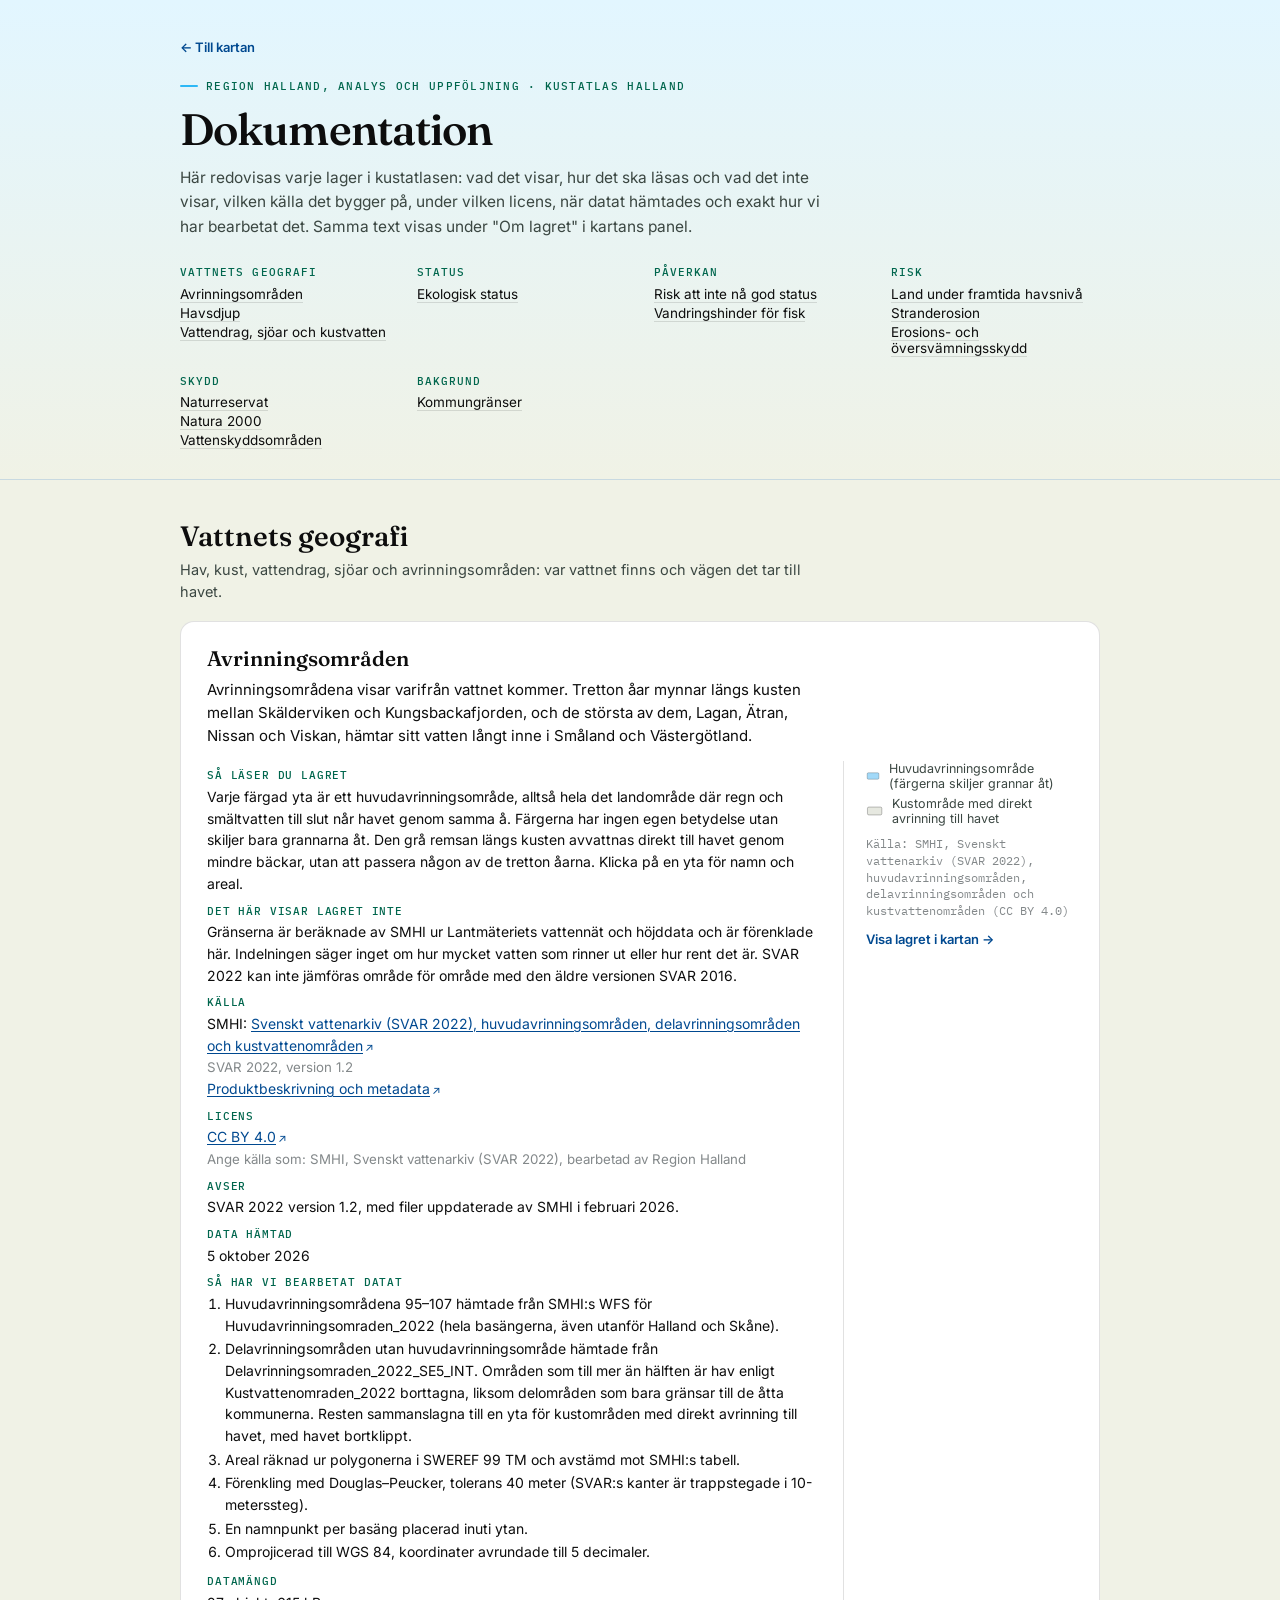
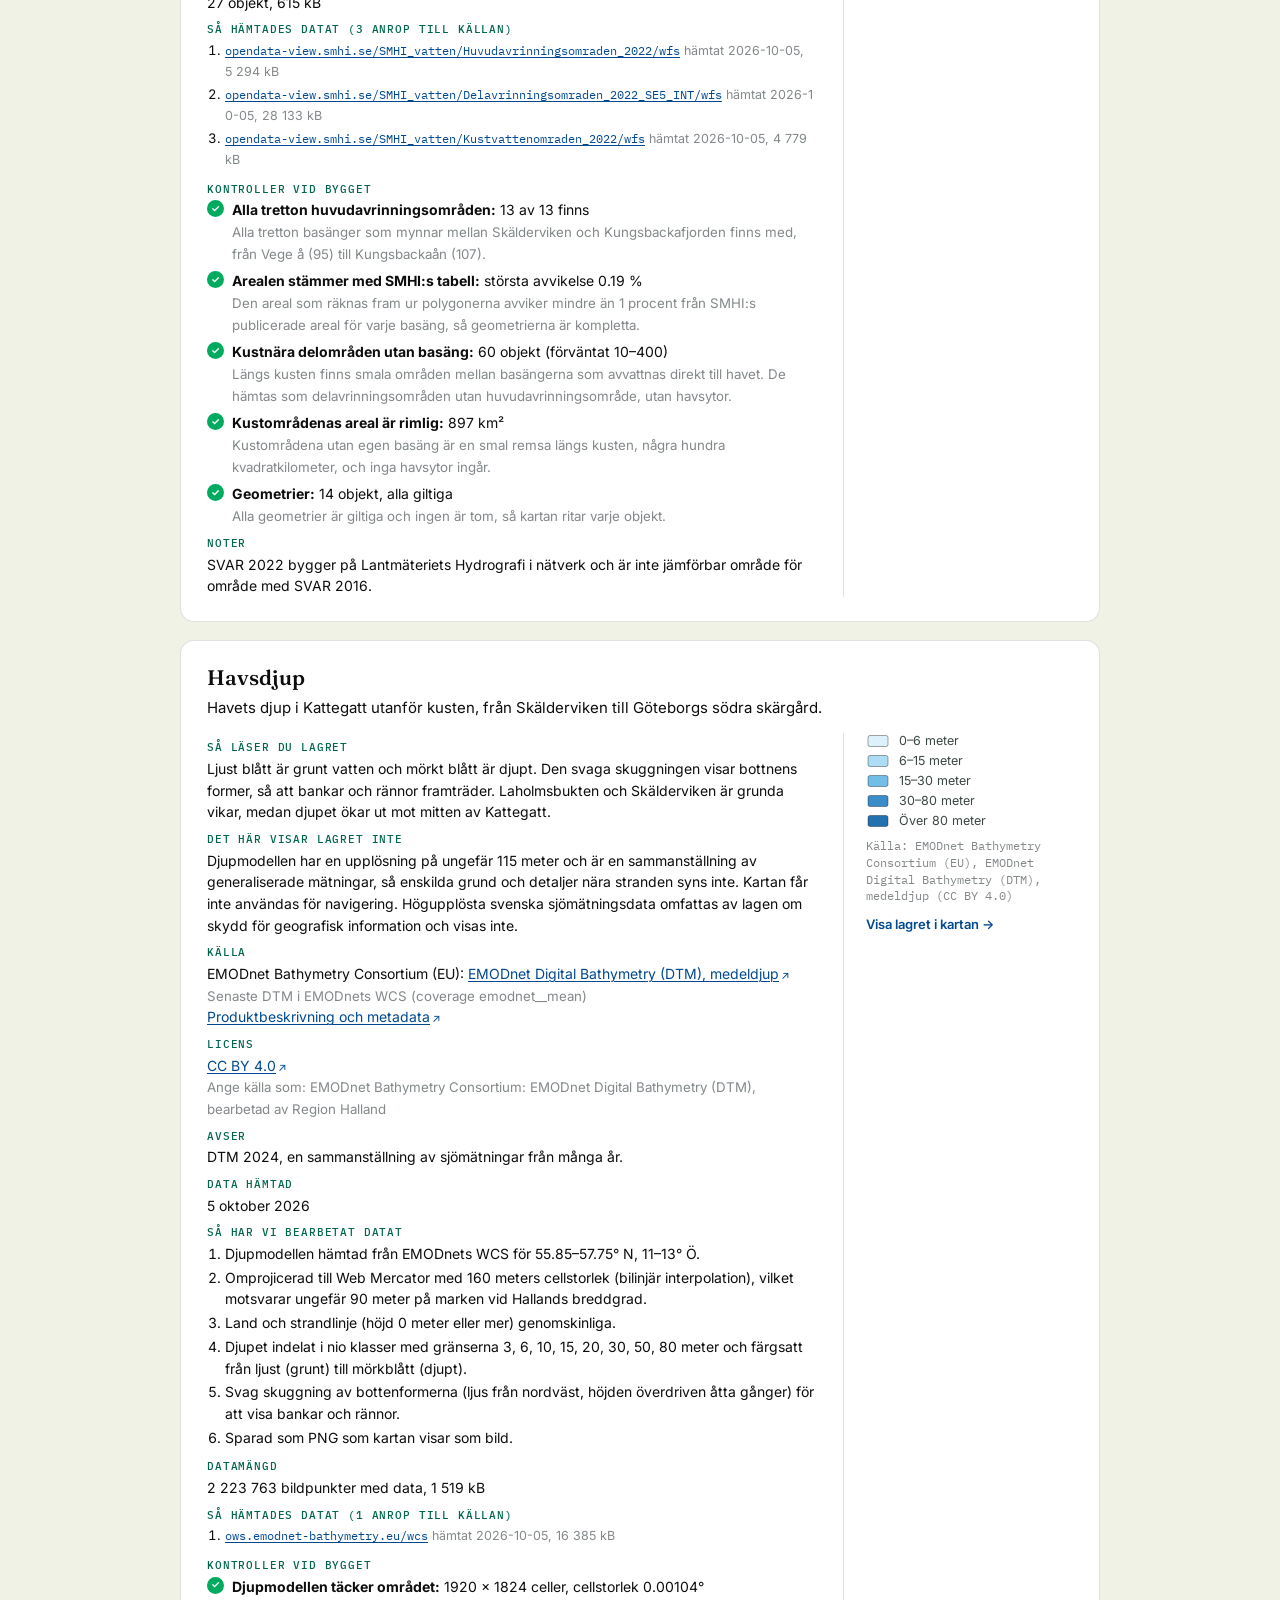
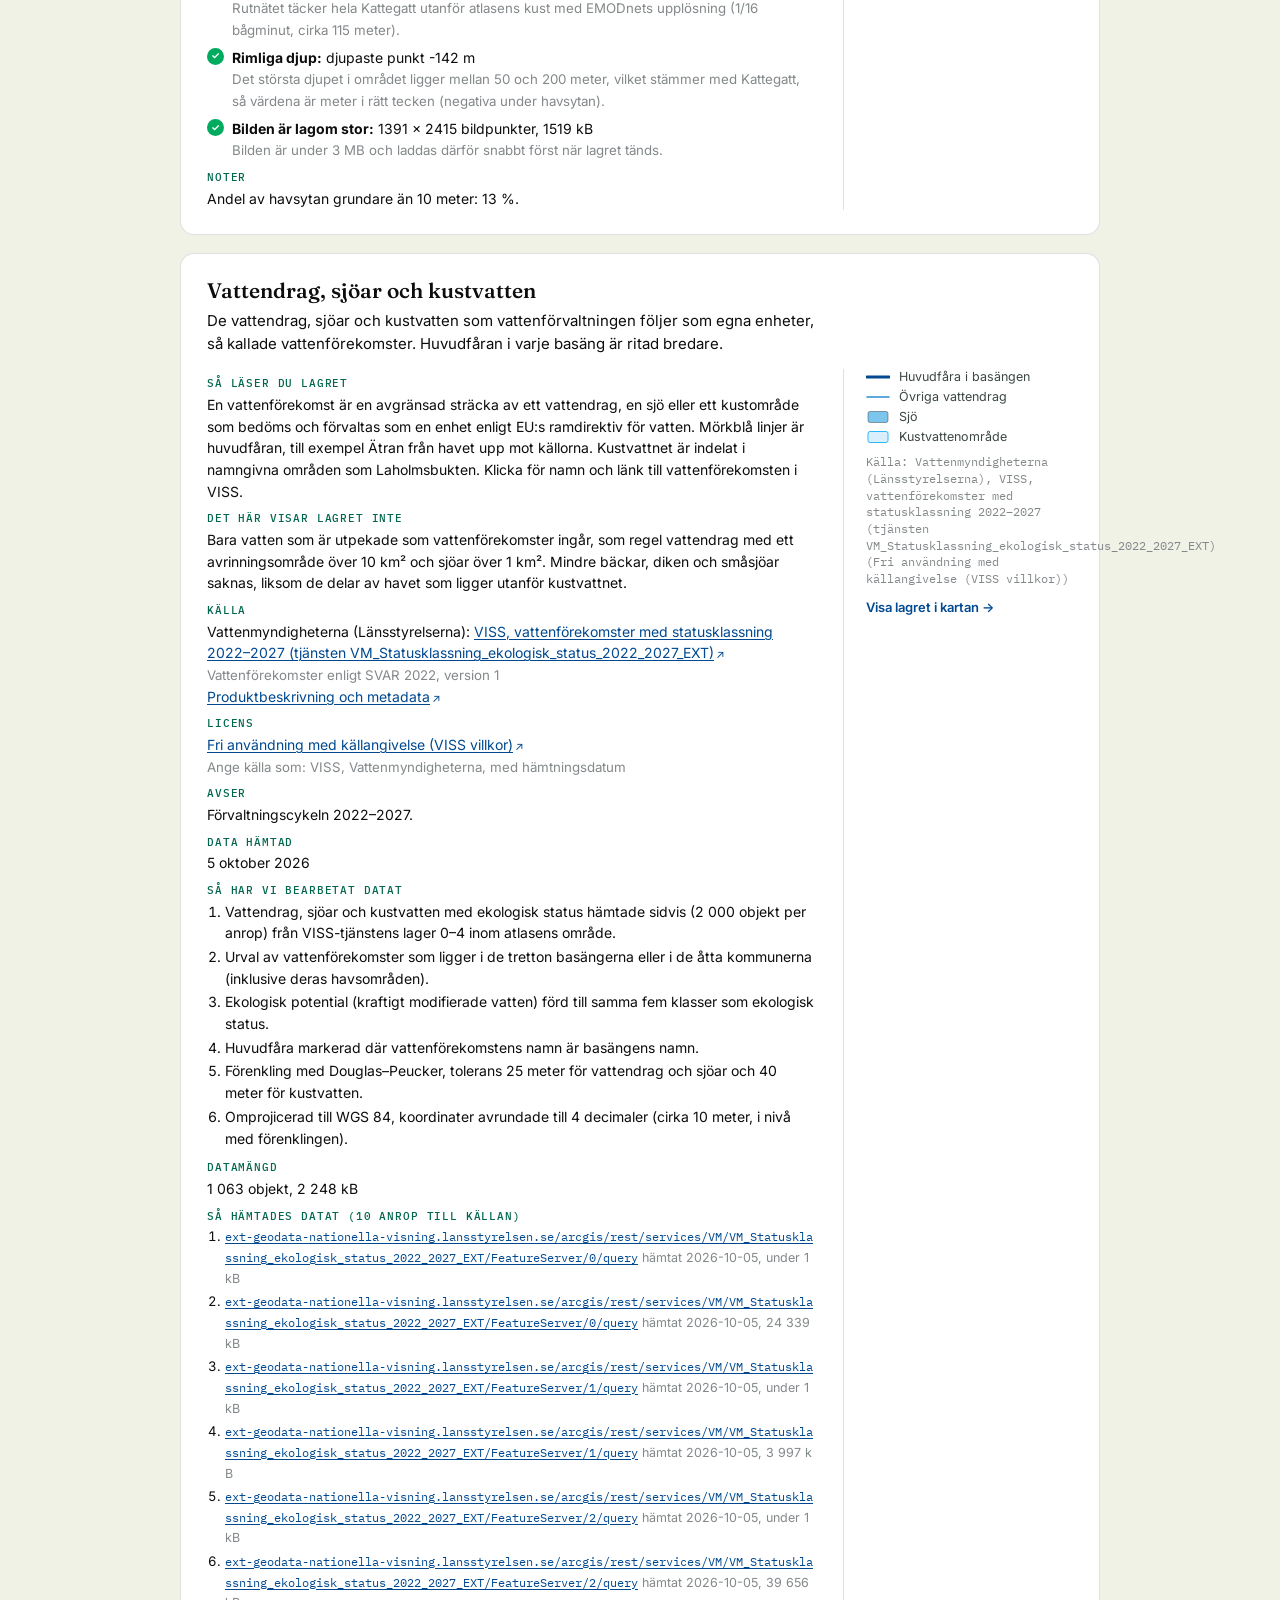
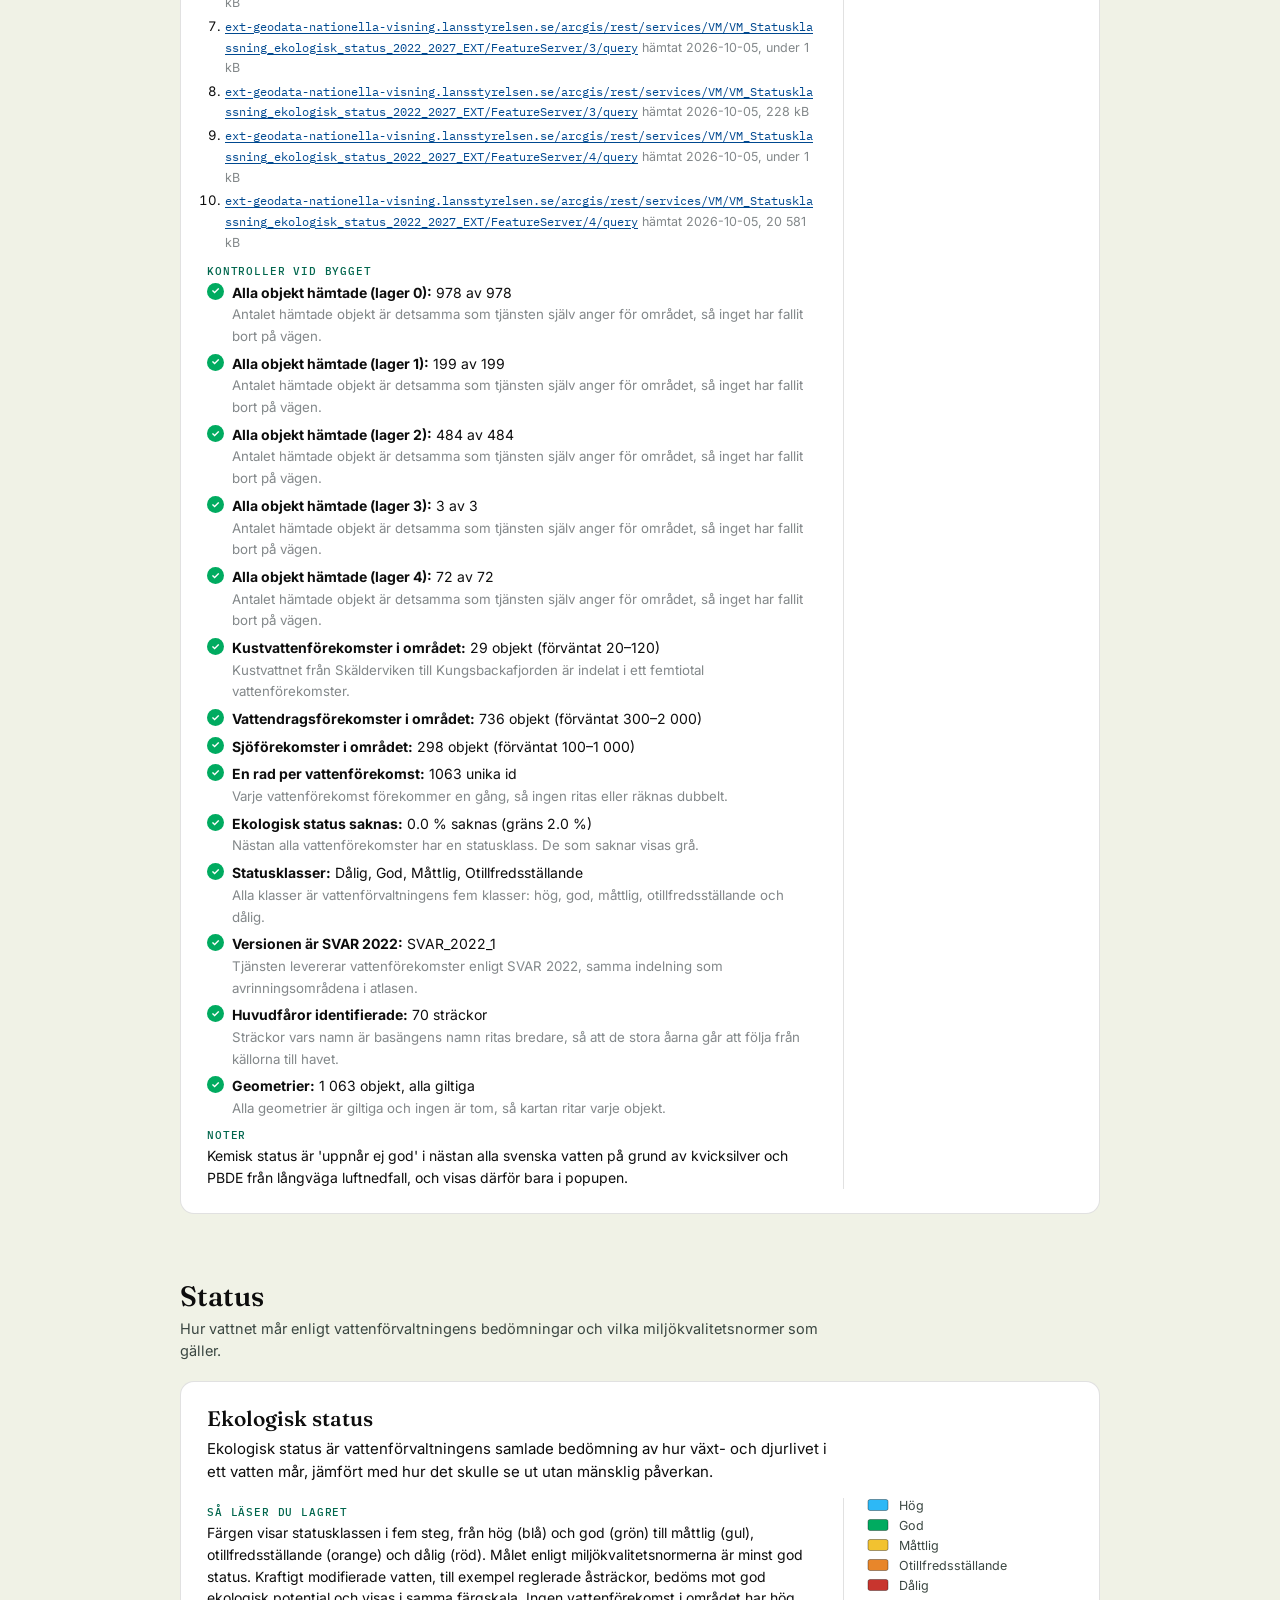
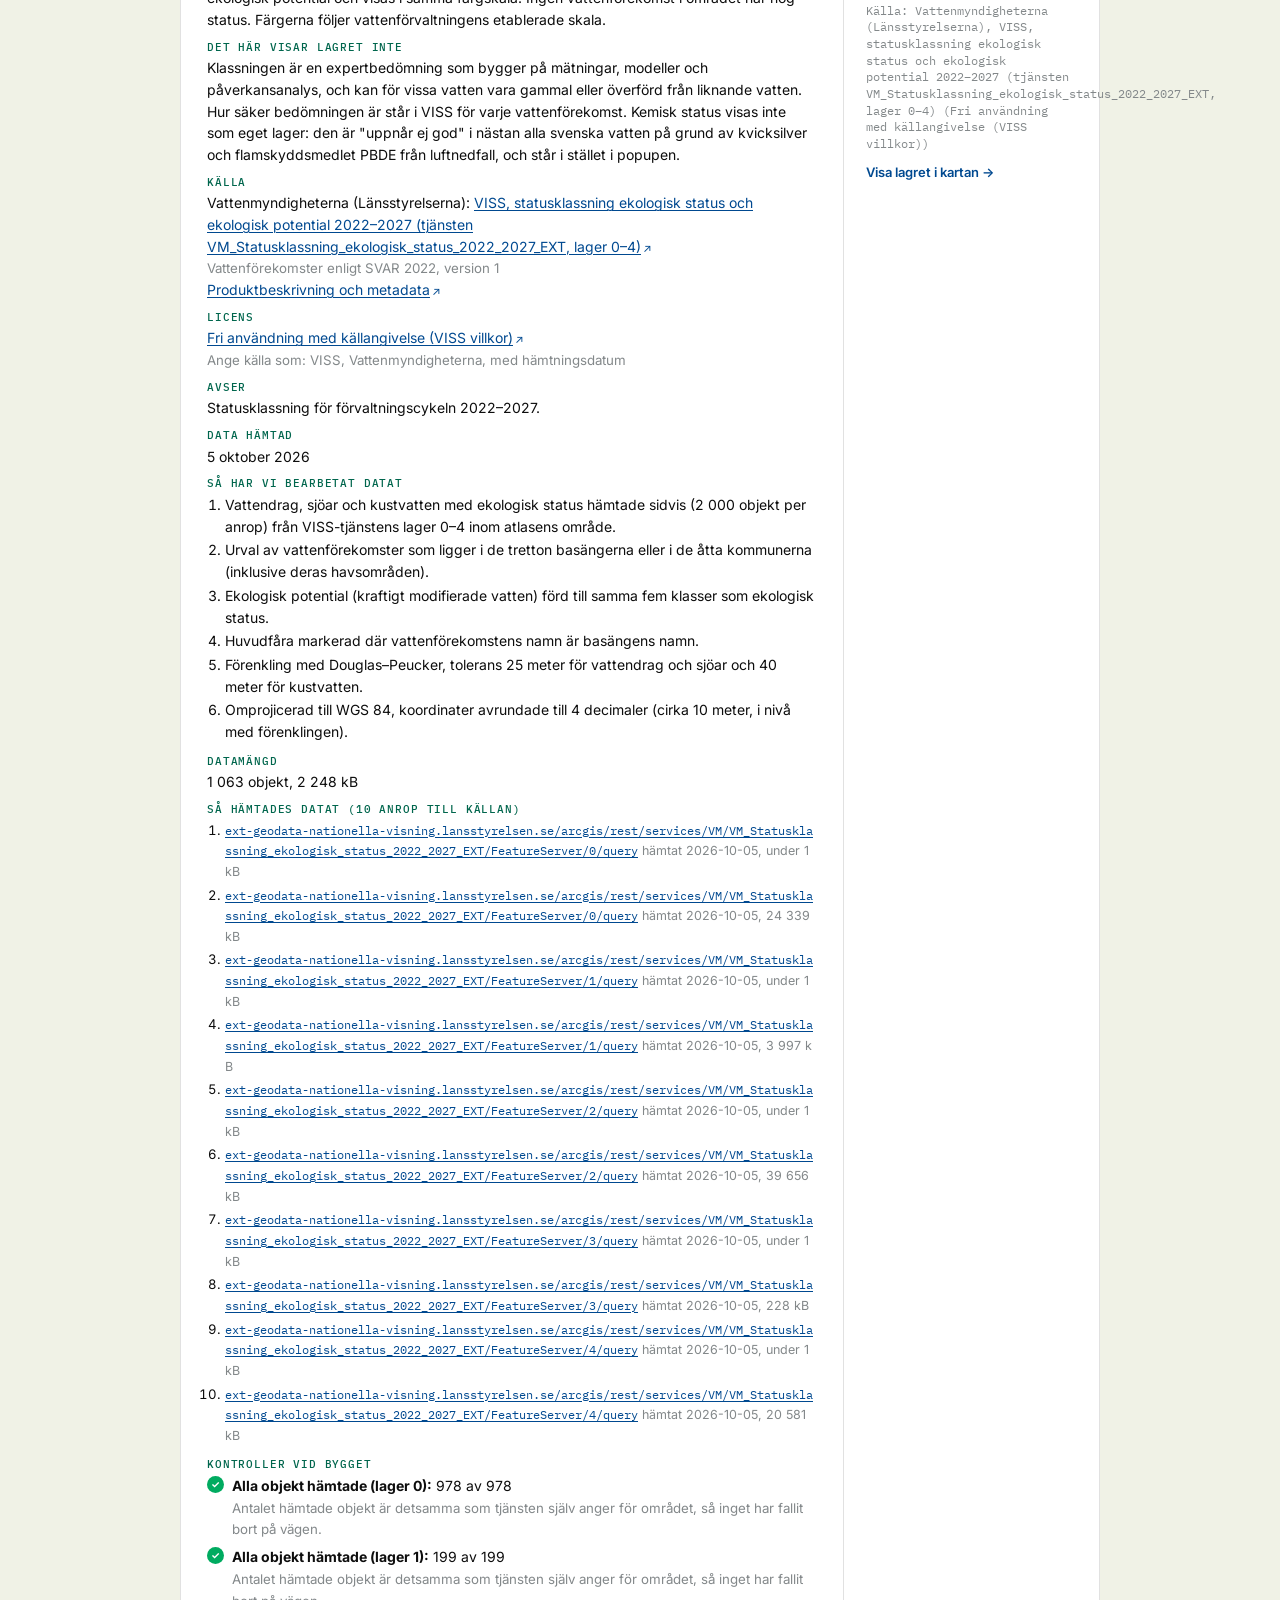
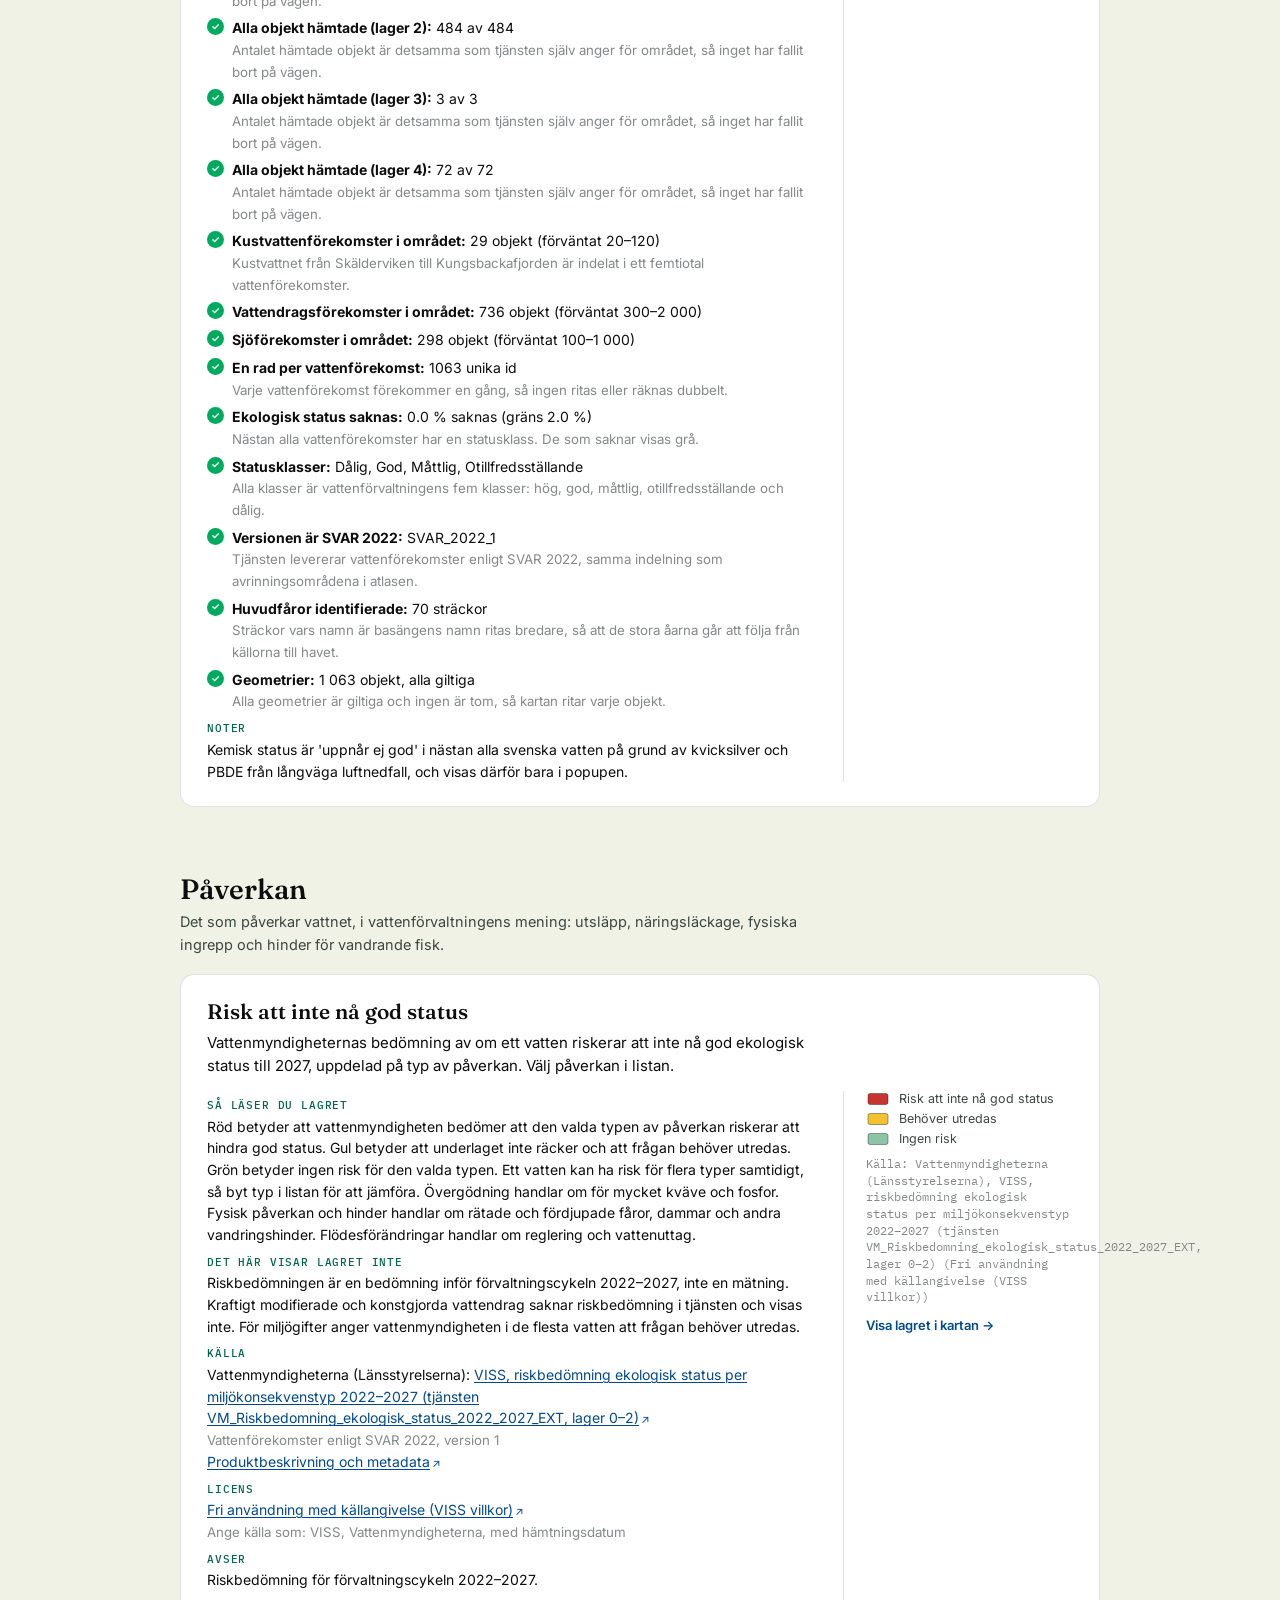
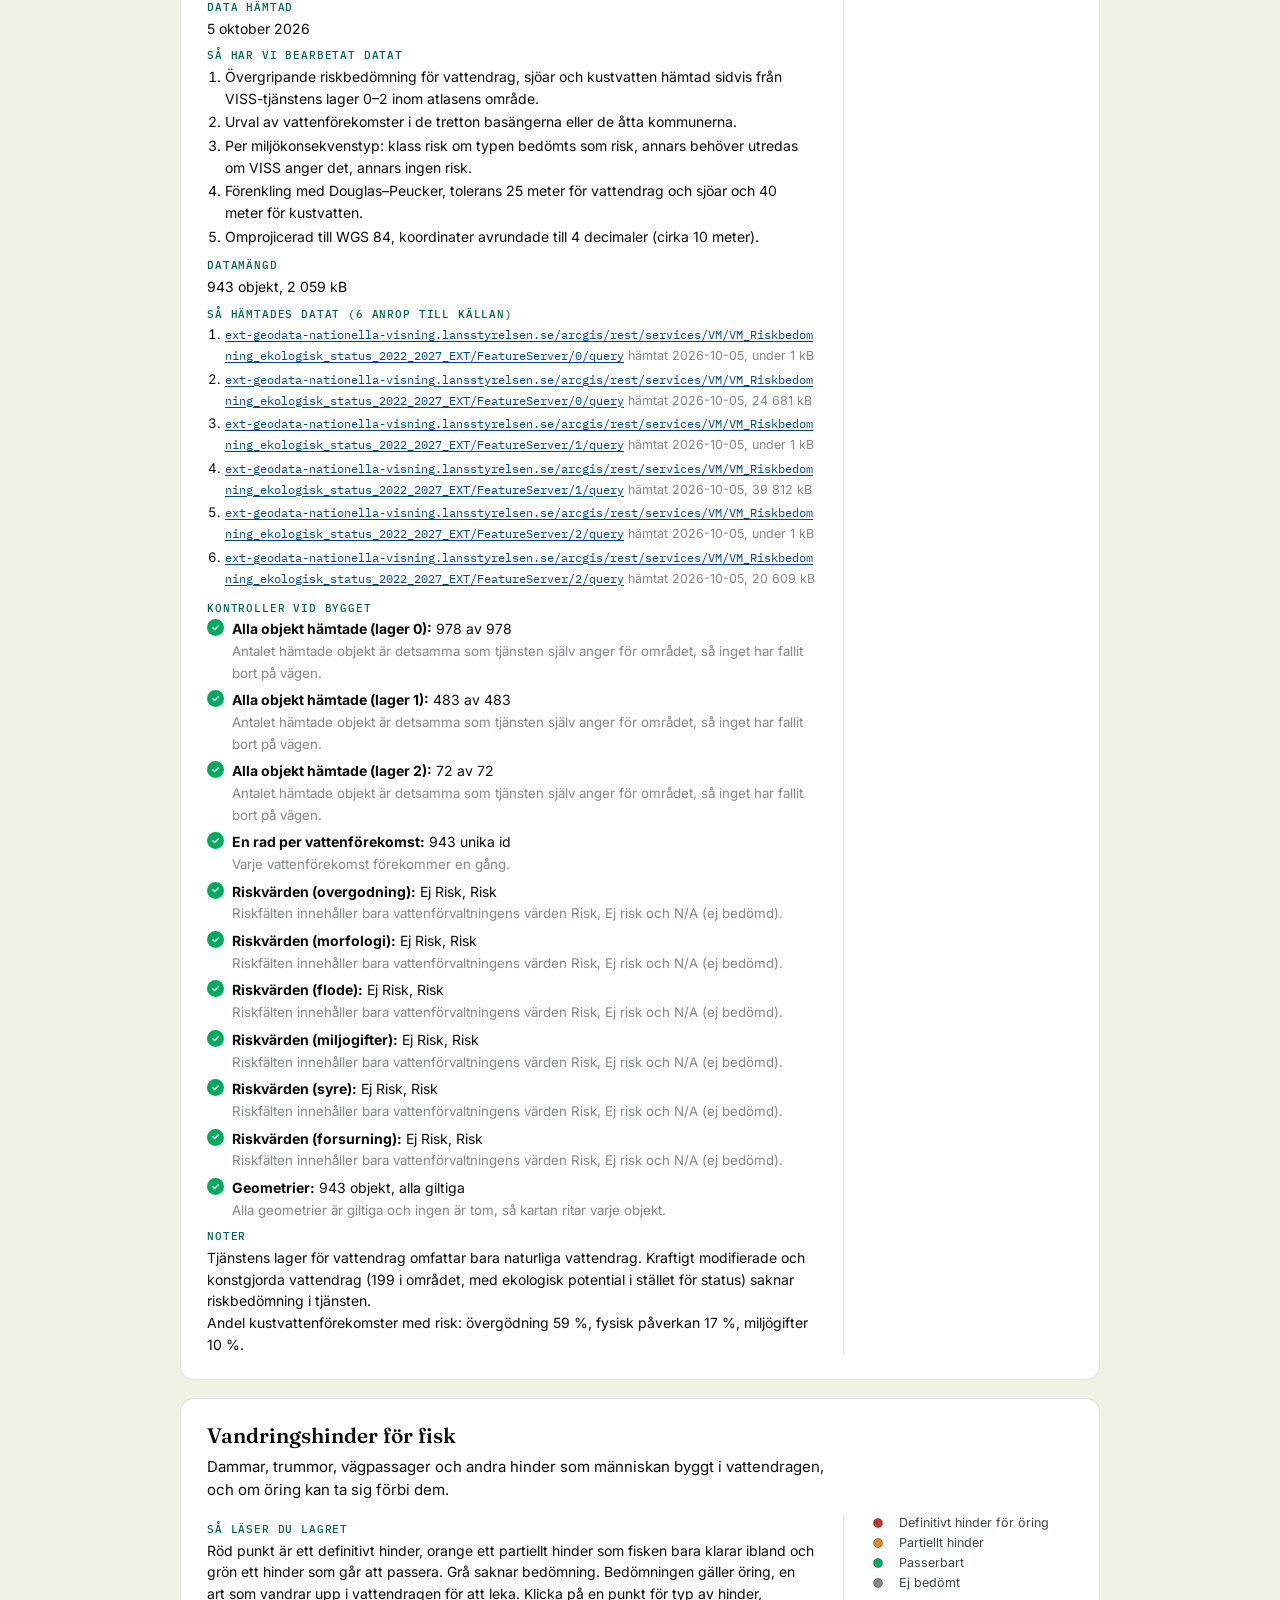
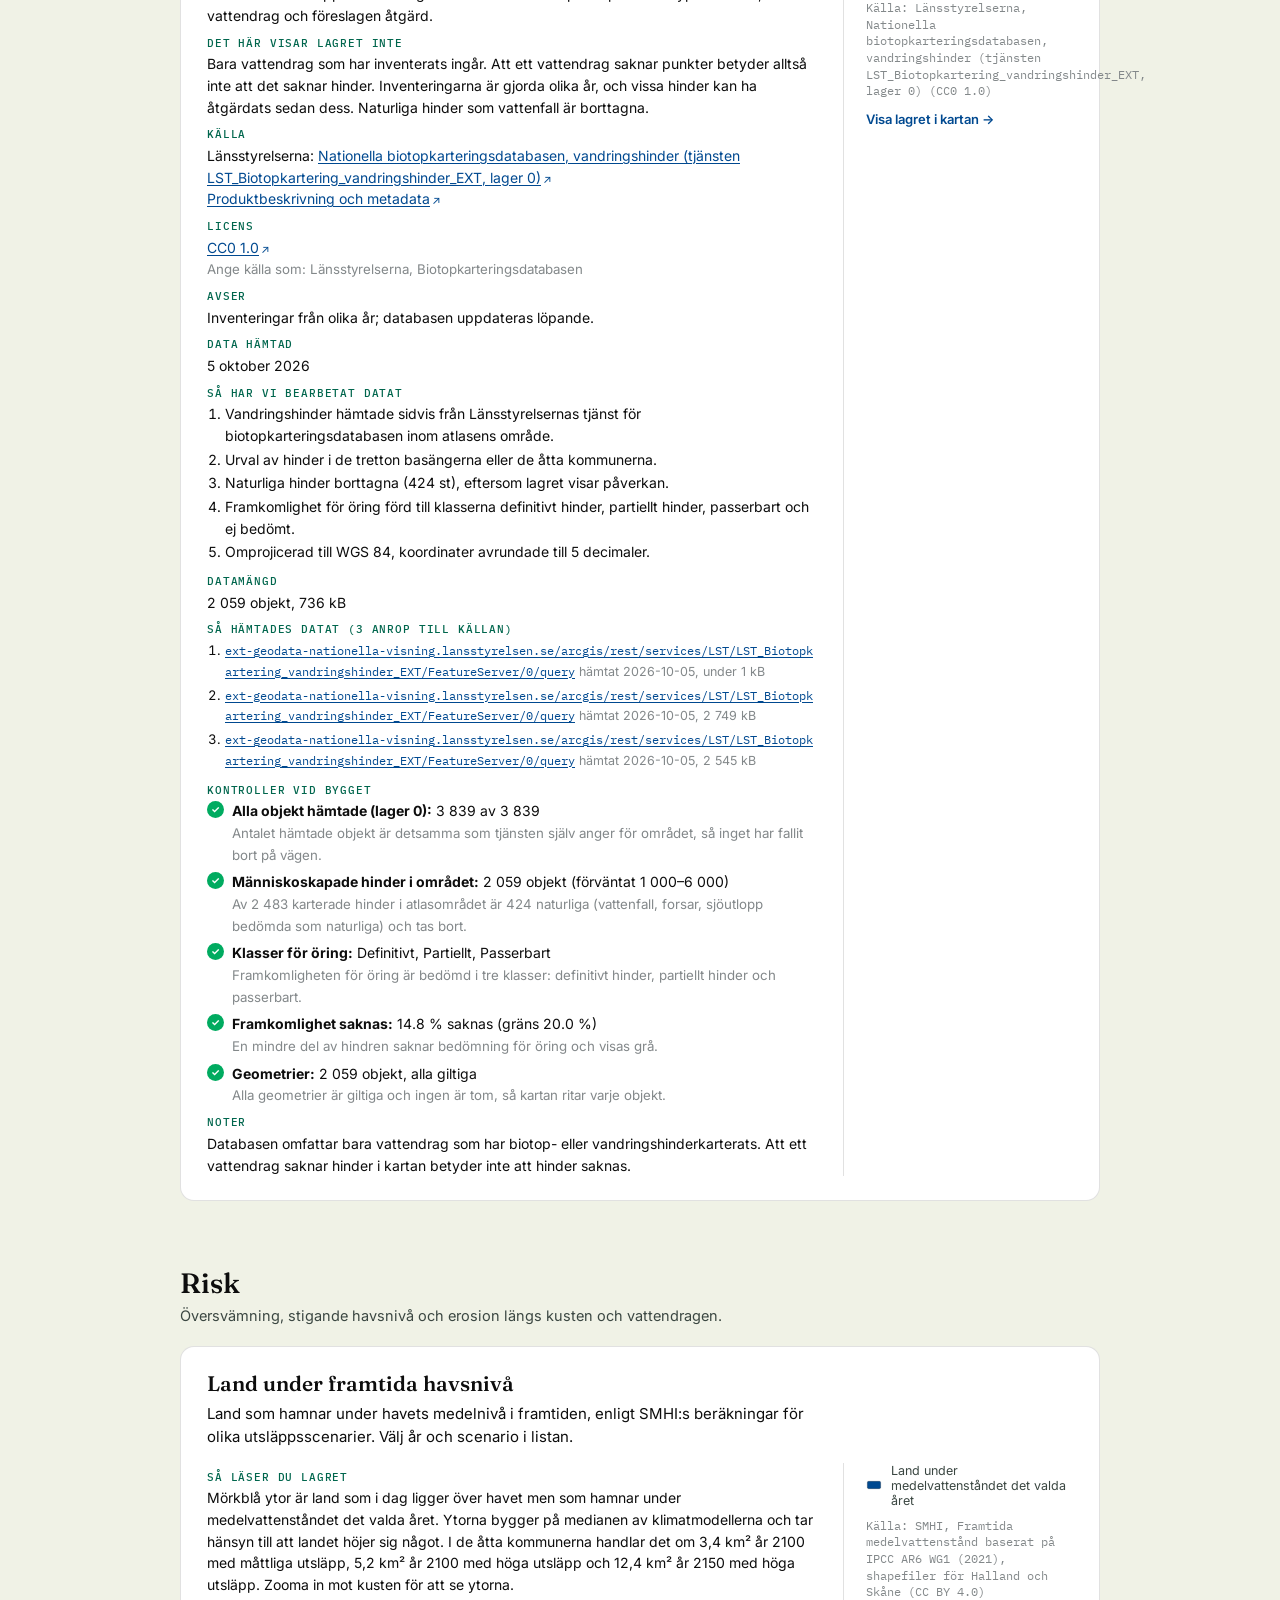
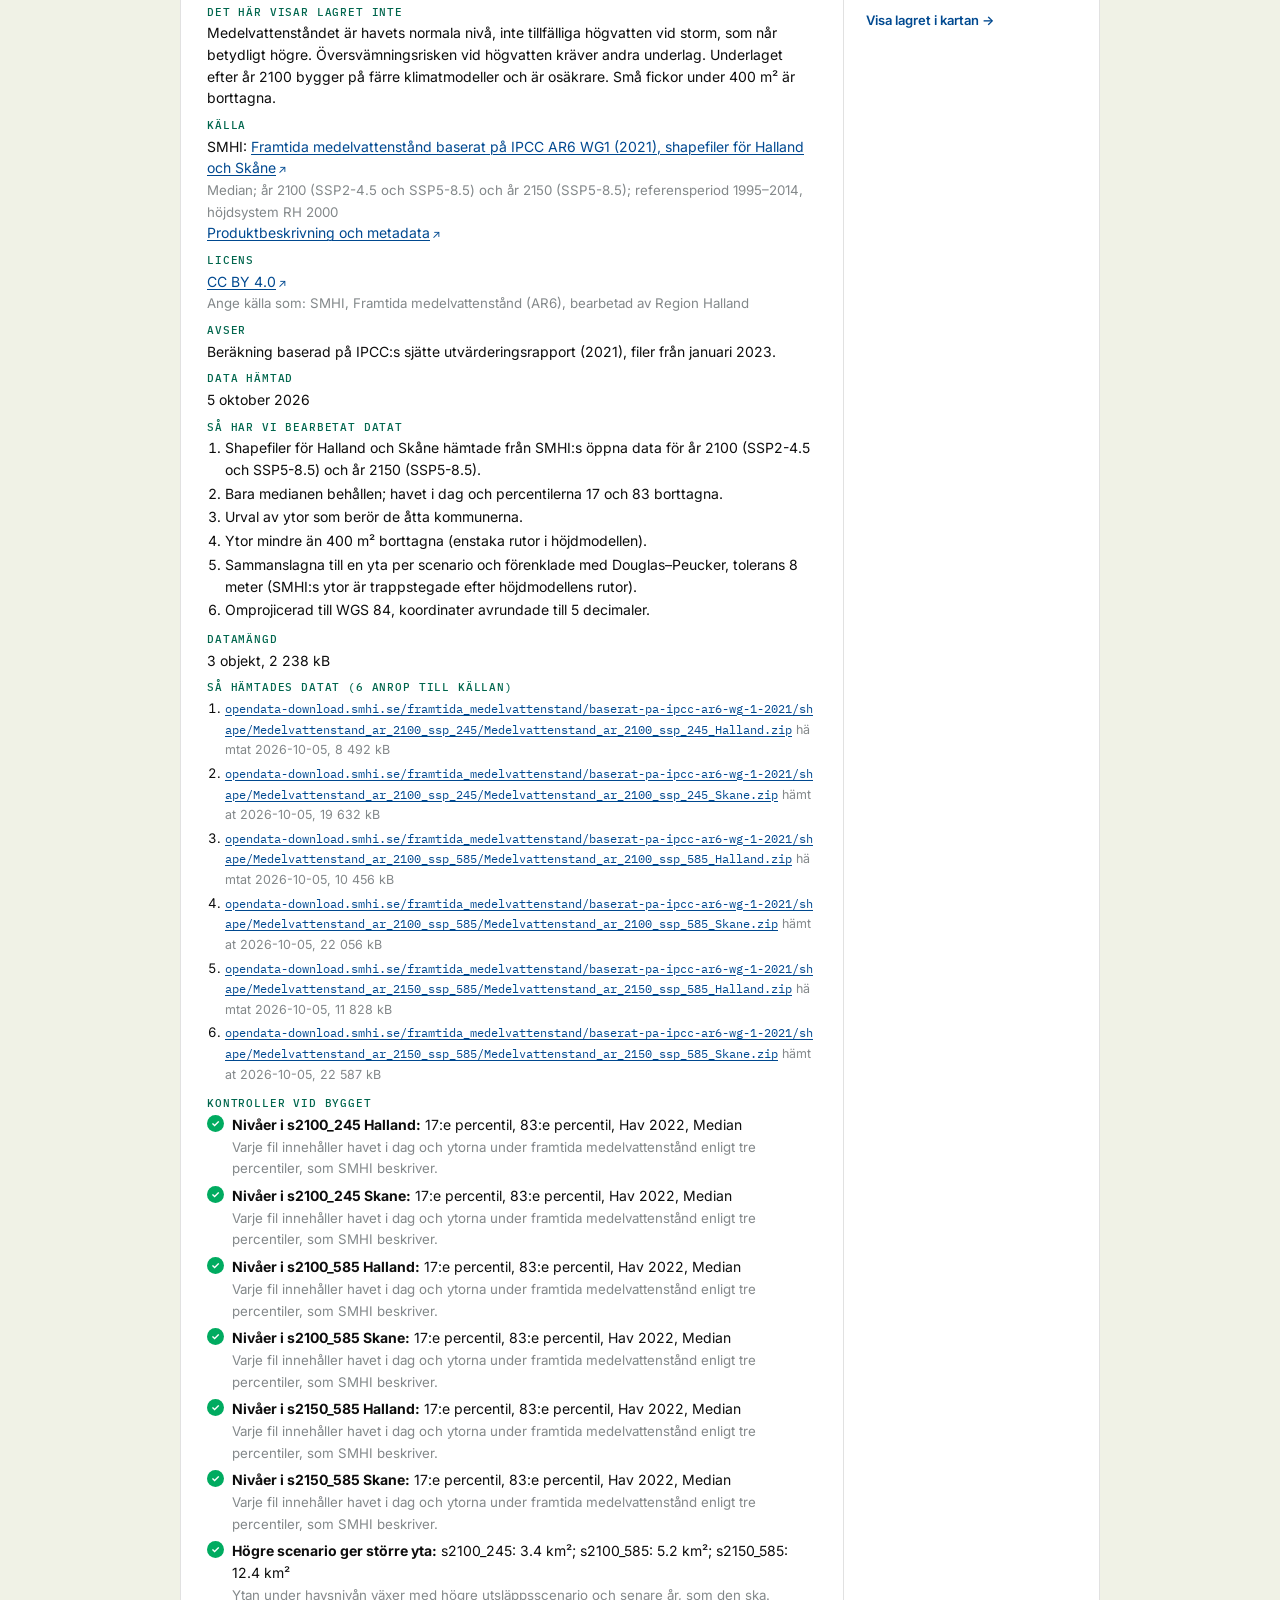
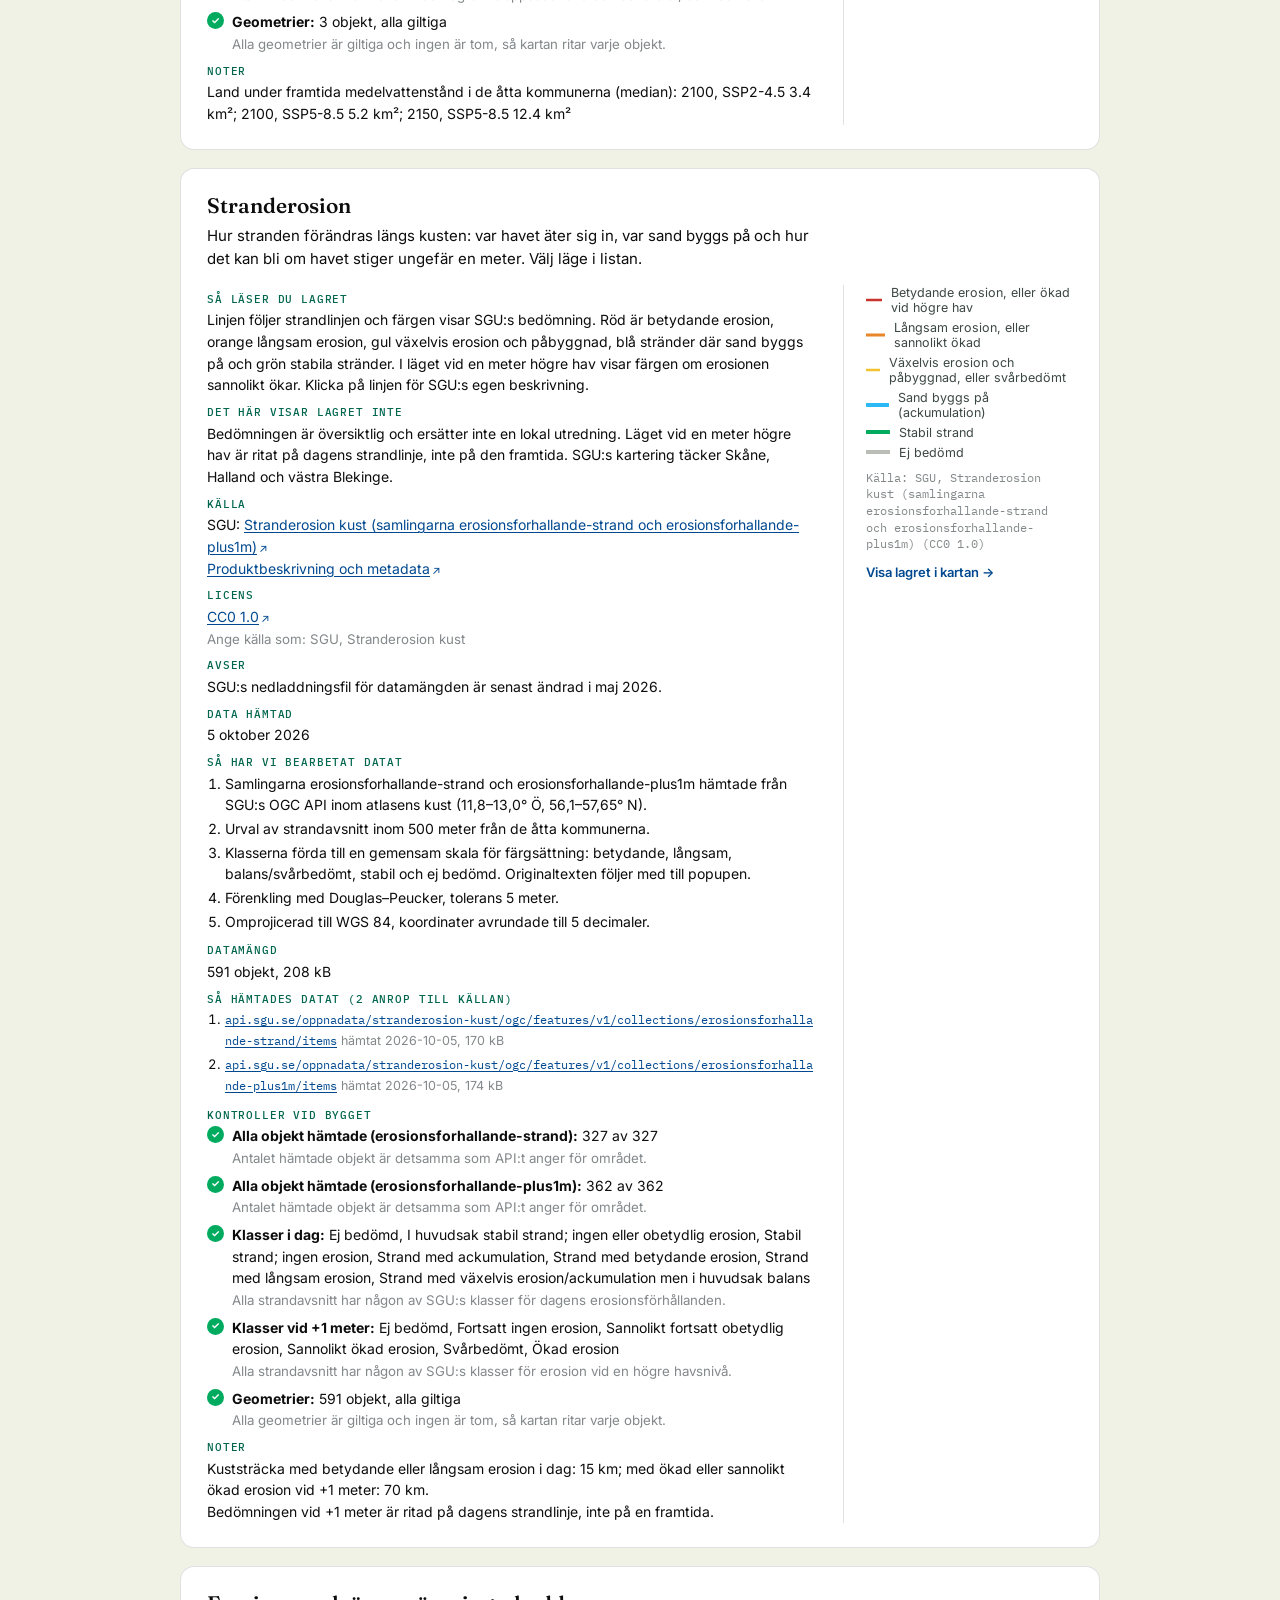
<file: dokumentation.html>
<!doctype html>
<html lang="sv">
<head>
<meta charset="utf-8">
<meta name="viewport" content="width=device-width, initial-scale=1">
<title>Dokumentation · Kustatlas Halland</title>
<meta name="description" content="Fullständig dokumentation av kustatlasens lager: vad de visar, hur de läses, källor, licenser och bearbetning.">
<link rel="icon" href="js/ikon.svg">
<link rel="preconnect" href="https://fonts.googleapis.com">
<link rel="preconnect" href="https://fonts.gstatic.com" crossorigin>
<link rel="stylesheet" href="https://fonts.googleapis.com/css2?family=Fraunces:ital,opsz,wght@0,9..144,400..600;1,9..144,400&family=Inter:wght@400;500;600&family=IBM+Plex+Mono:wght@400;500&display=swap">
<link rel="stylesheet" href="js/atlas.css">
<link rel="stylesheet" href="js/dokumentation.css">
<script type="module" src="js/dokumentation.js"></script>
</head>
<body class="kd">
<header class="kd-huvud">
  <div class="kd-inre">
    <a class="kd-tillbaka" href="./">← Till kartan</a>
    <p class="ka-overrad" id="kd-utgivare"></p>
    <h1>Dokumentation</h1>
    <p class="kd-ingress">Här redovisas varje lager i kustatlasen: vad det visar, hur det ska läsas och vad det inte visar, vilken källa det bygger på, under vilken licens, när datat hämtades och exakt hur vi har bearbetat det. Samma text visas under "Om lagret" i kartans panel.</p>
    <nav class="kd-toc" id="kd-toc" aria-label="Lager per tema"></nav>
  </div>
</header>
<main class="kd-inre" id="kd-innehall"></main>
<footer class="kd-inre kd-fot" id="kd-fot"></footer>
</body>
</html>
</file>
<file: js/atlas.css>
/* atlas.css: kustatlasens sida, panel, lagerkort och popup.
   Region Hallands palett; typografi som kapitelrapporten. */

:root {
  --gron-1: #00664D; --gron-2: #00AB60; --gron-3: #C1E8C4; --gron-4: #E3F4E2;
  --bla-1: #004990;  --bla-2: #2DB8F6;  --bla-3: #A2D9F8;  --bla-4: #E2F6FF;
  --gra-1: #83888A;  --gra-2: #D6D6D6;
  --papper: #F0F2E6; --ink: #0D0D0D; --ink-mjuk: #3B4742;
  --linje: rgba(13, 13, 13, .12);
  --panel-w: 392px;
  --f-display: "Fraunces", Georgia, serif;
  --f-sans: "Inter", system-ui, -apple-system, sans-serif;
  --f-mono: "IBM Plex Mono", ui-monospace, monospace;
}

html, body { height: 100%; margin: 0; background: var(--papper); }
body { font-family: var(--f-sans); color: var(--ink); -webkit-font-smoothing: antialiased; overflow: hidden; }

#htmlwidget_container { position: fixed; inset: 0 0 0 var(--panel-w); }
#atlas-karta { width: 100% !important; height: 100% !important; background: #F3F4EE; }

.atlas-hoppa { position: absolute; left: -999px; top: 8px; z-index: 50; background: var(--ink); color: #fff; padding: 8px 12px; border-radius: 6px; }
.atlas-hoppa:focus { left: 8px; }
.ka-visually-hidden { position: absolute; width: 1px; height: 1px; overflow: hidden; clip: rect(0 0 0 0); white-space: nowrap; }

/* ── Panelen ──────────────────────────────────────────────────────────────── */
.atlas-panel {
  position: fixed; inset: 0 auto 0 0; width: var(--panel-w); z-index: 10;
  background: var(--papper); border-right: 1px solid var(--linje);
  overflow-y: auto; overscroll-behavior: contain;
  display: flex; flex-direction: column;
  scrollbar-width: thin; scrollbar-color: rgba(0,0,0,.2) transparent;
}
.ka-handtag { display: none; }

.ka-huvud { padding: 28px 26px 18px; }
.ka-overrad {
  font: 500 10.5px/1 var(--f-mono); letter-spacing: .12em; text-transform: uppercase;
  color: var(--gron-1); margin: 0 0 14px; display: flex; align-items: center; gap: 8px;
}
.ka-overrad::before { content: ""; width: 18px; height: 2px; background: var(--bla-2); border-radius: 2px; }
.ka-huvud h1 {
  font: 560 31px/1.05 var(--f-display); letter-spacing: -.015em; margin: 0;
  font-variation-settings: "opsz" 96;
}
.ka-underrubrik { font: italic 400 16px/1.35 var(--f-display); color: var(--bla-1); margin: 8px 0 0; }
.ka-ingress { font-size: 13.5px; line-height: 1.55; color: var(--ink-mjuk); margin: 14px 0 0; }

.ka-status {
  position: sticky; top: 0; z-index: 2; display: flex; align-items: center; justify-content: space-between;
  padding: 10px 26px; background: color-mix(in srgb, var(--papper) 92%, transparent);
  backdrop-filter: blur(6px); border-block: 1px solid var(--linje);
  font: 500 11.5px/1 var(--f-mono); color: var(--ink-mjuk); letter-spacing: .02em;
}
.ka-status-knappar { display: flex; gap: 14px; }
.ka-slack, .ka-bara { all: unset; cursor: pointer; font: 500 12px/1 var(--f-sans); color: var(--bla-1); }
.ka-slack:hover, .ka-bara:hover { text-decoration: underline; }
.ka-slack:focus-visible, .ka-bara:focus-visible { outline: 2px solid var(--bla-2); outline-offset: 3px; border-radius: 3px; }
.ka-slack[hidden], .ka-bara[hidden] { display: none; }
.ka-bara[aria-pressed="true"] { font-weight: 600; }

/* Visa bara tända: bara tända lager med sina legender */
.ka-bara-tanda .ka-ingress,
.ka-bara-tanda .ka-tema-text,
.ka-bara-tanda .ka-tema:not(.ka-har-tanda),
.ka-bara-tanda .ka-lager:not(.ka-tand) { display: none; }
.ka-bara-tanda .ka-tema.ka-stangd .ka-tema-innehall { display: block; }
.ka-bara-tanda .ka-tema-knapp { padding-top: 12px; padding-bottom: 4px; }

/* Teman */
.ka-teman { padding: 6px 0 10px; flex: 1; }
.ka-tema { border-bottom: 1px solid var(--linje); }
.ka-tema h2 { margin: 0; }
.ka-tema-knapp {
  all: unset; box-sizing: border-box; width: 100%; cursor: pointer;
  display: flex; align-items: center; gap: 10px; padding: 16px 26px 10px;
}
.ka-tema-knapp:focus-visible { outline: 2px solid var(--bla-2); outline-offset: -2px; }
.ka-tema-titel { font: 560 18px/1.2 var(--f-display); letter-spacing: -.005em; flex: 1; }
.ka-tema-antal {
  font: 600 11px/1 var(--f-mono); color: #fff; background: var(--bla-1);
  min-width: 18px; height: 18px; border-radius: 9px; display: inline-grid; place-items: center; padding: 0 5px; box-sizing: border-box;
}
.ka-tema-antal:empty { display: none; }
.ka-tema-knapp svg { width: 16px; height: 16px; color: var(--gra-1); transition: transform .2s; }
.ka-stangd .ka-tema-knapp svg { transform: rotate(-90deg); }
.ka-stangd .ka-tema-innehall { display: none; }
.ka-tema-text { font-size: 12.5px; line-height: 1.5; color: var(--ink-mjuk); margin: 0 26px 8px; }

/* Lagerrader */
.ka-lagerlista { list-style: none; margin: 0 0 12px; padding: 0 14px; }
.ka-lager { border-radius: 10px; transition: background .15s; }
.ka-lager:hover, .ka-lager.ka-vald { background: rgba(255,255,255,.55); }
.ka-lager.ka-vald { box-shadow: inset 0 0 0 1px var(--linje); background: #fff; }
.ka-lager-rad { display: flex; align-items: center; gap: 4px; padding: 3px 4px 3px 12px; }
.ka-vaxel { flex: 1; display: flex; align-items: center; gap: 10px; cursor: pointer; padding: 7px 0; min-width: 0; }
.ka-vaxel input { position: absolute; opacity: 0; pointer-events: none; }
.ka-vaxel-spar {
  flex: none; width: 30px; height: 17px; border-radius: 9px; background: var(--gra-2);
  position: relative; transition: background .18s;
}
.ka-vaxel-spar::after {
  content: ""; position: absolute; top: 2px; left: 2px; width: 13px; height: 13px; border-radius: 50%;
  background: #fff; box-shadow: 0 1px 2px rgba(0,0,0,.25); transition: transform .18s cubic-bezier(.3,.7,.4,1);
}
.ka-vaxel input:checked + .ka-vaxel-spar { background: var(--bla-1); }
.ka-vaxel input:checked + .ka-vaxel-spar::after { transform: translateX(13px); }
.ka-vaxel input:focus-visible + .ka-vaxel-spar { outline: 2px solid var(--bla-2); outline-offset: 2px; }
.ka-lager-ikon { flex: none; display: inline-flex; }
.ka-lager-titel { font-size: 14px; line-height: 1.3; font-weight: 500; overflow: hidden; text-overflow: ellipsis; }
.ka-sym { width: 24px; height: 14px; display: block; }

.ka-info {
  all: unset; cursor: pointer; width: 30px; height: 30px; border-radius: 8px; display: grid; place-items: center; color: var(--gra-1);
}
.ka-info:hover { background: rgba(0,0,0,.05); color: var(--ink); }
.ka-info:focus-visible { outline: 2px solid var(--bla-2); }
.ka-info svg { width: 16px; height: 16px; transition: transform .2s; }
.ka-info[aria-expanded="true"] svg { transform: rotate(180deg); color: var(--bla-1); }

.ka-laddar { width: 14px; height: 14px; display: none; }
.ka-laddas .ka-laddar {
  display: block; border-radius: 50%; border: 2px solid var(--bla-3); border-top-color: var(--bla-1);
  animation: ka-snurr .8s linear infinite;
}
@keyframes ka-snurr { to { transform: rotate(360deg); } }

/* Teckenförklaring direkt under ett tänt lager: alltid synlig, intill kartan,
   aldrig i ett hörn långt bort på stora skärmar */
.ka-rad-legend { display: none; padding: 0 12px 10px 52px; animation: ka-in .18s ease-out; }
.ka-tand .ka-rad-legend { display: block; }
.ka-rad-legend .ka-legend { margin: 0; display: flex; flex-wrap: wrap; gap: 5px 14px; }
.ka-rad-legend .ka-legend li { font-size: 12px; gap: 7px; line-height: 1.3; }
.ka-rad-legend .ka-sym { width: 20px; height: 12px; flex: none; }

/* Variantval (t.ex. typ av påverkan): syns när lagret är tänt */
.ka-variant { display: none; align-items: center; gap: 8px; padding: 0 12px 8px 52px; font-size: 12px; color: var(--ink-mjuk); }
.ka-tand .ka-variant { display: flex; }
.ka-variant span { flex: none; }
.ka-variant select {
  flex: 1; min-width: 0; font: 500 12.5px var(--f-sans); color: var(--ink);
  padding: 5px 26px 5px 9px; border: 1px solid var(--linje); border-radius: 8px; background: #fff;
  appearance: none; cursor: pointer;
  background-image: url("data:image/svg+xml,%3Csvg xmlns='http://www.w3.org/2000/svg' viewBox='0 0 16 16'%3E%3Cpath d='M4 6l4 4 4-4' fill='none' stroke='%2383888A' stroke-width='1.6' stroke-linecap='round'/%3E%3C/svg%3E");
  background-repeat: no-repeat; background-position: right 7px center; background-size: 14px;
}
.ka-variant select:focus-visible { outline: 2px solid var(--bla-2); outline-offset: 1px; }

/* Lagerkortet */
.ka-kort { padding: 2px 16px 14px 52px; animation: ka-in .2s ease-out; }
@keyframes ka-in { from { opacity: 0; transform: translateY(-3px); } }
.ka-kort-text { font-size: 13.5px; line-height: 1.55; margin: 0 0 10px; }
.ka-legend { list-style: none; margin: 0 0 10px; padding: 0; display: grid; gap: 5px; }
.ka-legend li { display: flex; align-items: center; gap: 9px; font-size: 12.5px; color: var(--ink-mjuk); }
.ka-kort-kalla { font: 400 11.5px/1.45 var(--f-mono); color: var(--gra-1); margin: 0 0 8px; }

.ka-om summary {
  cursor: pointer; font-size: 12.5px; font-weight: 600; color: var(--bla-1); list-style: none;
  display: inline-flex; align-items: center; gap: 6px; padding: 4px 0;
}
.ka-om summary::-webkit-details-marker { display: none; }
.ka-om summary::before { content: "+"; font: 500 14px/1 var(--f-mono); width: 12px; }
.ka-om[open] summary::before { content: "–"; }
.ka-om summary:focus-visible { outline: 2px solid var(--bla-2); outline-offset: 2px; border-radius: 3px; }
.ka-om-lank { font-size: 12px; margin: 10px 0 0; }

/* Dokumentationslistan (delas med dokumentationssidan) */
.ka-dok { margin: 8px 0 0; display: grid; gap: 10px; }
.ka-dok-rad dt { font: 500 10.5px/1.3 var(--f-mono); letter-spacing: .08em; text-transform: uppercase; color: var(--gron-1); margin-bottom: 3px; }
.ka-dok-rad dd { margin: 0; font-size: 12.8px; line-height: 1.55; color: var(--ink); }
.ka-dim { color: var(--gra-1); font-size: .95em; }
.ka-steg { margin: 2px 0 0; padding-left: 18px; }
.ka-steg li { margin: 2px 0; }
.ka-anrop { margin: 2px 0 0; padding-left: 18px; font-size: .94em; }
.ka-anrop li { margin: 3px 0; word-break: break-all; }
.ka-anrop a { font-family: var(--f-mono); font-size: .92em; }
.ka-kontroller { list-style: none; margin: 2px 0 0; padding: 0; display: grid; gap: 6px; }
.ka-kontroller li { display: flex; gap: 8px; align-items: flex-start; }
.ka-k-sym { flex: none; width: 17px; height: 17px; border-radius: 50%; display: grid; place-items: center; font-size: 10px; font-weight: 700; color: #fff; background: var(--gron-2); margin-top: 1px; }
.ka-k-VARNING .ka-k-sym { background: #E8862A; }
.ka-k-FEL .ka-k-sym { background: #C8352E; }
.atlas-panel a, .ka-dok a { color: var(--bla-1); text-underline-offset: 2px; text-decoration-thickness: 1px; }
.ka-ext { font-size: .8em; margin-left: 2px; text-decoration: none; display: inline-block; }

/* Fot */
.ka-fot { padding: 18px 26px 26px; font-size: 12px; color: var(--gra-1); display: grid; gap: 10px; justify-items: start; }
.ka-fot a { font-weight: 600; font-size: 13px; }
.ka-fot p { margin: 4px 0 0; line-height: 1.5; }
.ka-dela {
  all: unset; cursor: pointer; font: 500 12.5px/1 var(--f-sans); color: var(--ink);
  border: 1px solid var(--linje); background: #fff; border-radius: 999px; padding: 8px 14px;
}
.ka-dela:hover { border-color: var(--bla-1); }
.ka-dela:focus-visible { outline: 2px solid var(--bla-2); outline-offset: 2px; }

/* ── Kartans kontroller och popup ─────────────────────────────────────────── */
.maplibregl-ctrl-group { border-radius: 10px !important; box-shadow: 0 1px 2px rgba(0,0,0,.08), 0 4px 14px rgba(0,0,0,.08) !important; }
.maplibregl-ctrl-group button { width: 34px !important; height: 34px !important; }
.ka-hem svg { width: 18px; height: 18px; display: block; margin: auto; color: #333; }
.maplibregl-ctrl-scale { border-color: var(--ink-mjuk) !important; color: var(--ink-mjuk) !important; font: 500 10px var(--f-mono) !important; background: rgba(255,255,255,.7) !important; }
.maplibregl-ctrl-attrib { font: 10.5px var(--f-sans) !important; }

.ka-popup .maplibregl-popup-content { border-radius: 12px; padding: 14px 16px 12px; box-shadow: 0 6px 28px rgba(0,0,0,.18); font-family: var(--f-sans); }
.ka-popup .maplibregl-popup-close-button { font-size: 18px; padding: 2px 8px; color: var(--gra-1); }
.ka-pop-lager { font: 500 10px/1 var(--f-mono); letter-spacing: .1em; text-transform: uppercase; color: var(--gron-1); margin: 0 0 6px; }
.ka-pop-titel { font: 560 17px/1.2 var(--f-display); margin: 0 18px 8px 0; }
.ka-pop table { border-collapse: collapse; width: 100%; font-size: 12.5px; }
.ka-pop th { text-align: left; font-weight: 400; color: var(--ink-mjuk); padding: 3px 12px 3px 0; vertical-align: top; }
.ka-pop td { text-align: right; font-family: var(--f-mono); font-size: 12px; padding: 3px 0; }
.ka-pop tr + tr { border-top: 1px solid var(--linje); }
.ka-pop td { max-width: 170px; }
.ka-pop-variant { font-size: 11.5px; color: var(--ink-mjuk); margin: -4px 0 8px; }
.ka-pop-lank { display: inline-block; margin-top: 10px; font-size: 12.5px; font-weight: 600; color: var(--bla-1); text-decoration: none; }
.ka-pop-lank:hover { text-decoration: underline; }

/* ── Smal skärm: panelen blir ett ark nertill ─────────────────────────────── */
@media (max-width: 760px) {
  #htmlwidget_container { inset: 0; }
  .atlas-panel {
    inset: auto 0 0 0; width: auto; height: 42vh; border-right: 0;
    border-radius: 16px 16px 0 0; box-shadow: 0 -6px 30px rgba(0,0,0,.18);
    transition: height .25s cubic-bezier(.3,.7,.4,1);
  }
  .atlas-panel.ka-uppfalld { height: 86vh; }
  .ka-handtag { display: grid; place-items: center; padding: 8px 0 2px; cursor: pointer; position: sticky; top: 0; background: var(--papper); z-index: 3; }
  .ka-handtag span { width: 40px; height: 4px; border-radius: 2px; background: var(--gra-2); }
  .ka-huvud { padding: 8px 18px 12px; }
  .ka-huvud h1 { font-size: 24px; }
  .ka-ingress { display: none; }
  .ka-status { top: 22px; padding: 8px 18px; }
  .ka-tema-knapp { padding: 14px 18px 8px; }
  .ka-tema-text { margin: 0 18px 8px; }
  .ka-lagerlista { padding: 0 6px; }
  .maplibregl-ctrl-bottom-right { bottom: 42vh; }
  .ka-bara-tanda .ka-underrubrik, .ka-bara-tanda .ka-overrad { display: none; }
}

@media (prefers-reduced-motion: reduce) {
  *, *::before, *::after { transition: none !important; animation: none !important; }
}
</file>
<file: js/dokumentation.css>
/* dokumentation.css: dokumentationssidan (bygger på atlas.css) */

body.kd { overflow: auto; height: auto; }
.kd-inre { max-width: 920px; margin: 0 auto; padding: 0 24px; }
.kd-huvud { padding: 36px 0 28px; border-bottom: 1px solid var(--linje); background: linear-gradient(180deg, var(--bla-4), var(--papper)); }
.kd-tillbaka { display: inline-block; font-size: 13px; font-weight: 600; color: var(--bla-1); text-decoration: none; margin-bottom: 26px; }
.kd-tillbaka:hover { text-decoration: underline; }
.kd-huvud h1 { font: 560 44px/1.05 var(--f-display); letter-spacing: -.02em; margin: 0; }
.kd-ingress { font-size: 15.5px; line-height: 1.6; color: var(--ink-mjuk); max-width: 640px; margin: 14px 0 26px; }

.kd-toc { display: grid; grid-template-columns: repeat(auto-fill, minmax(190px, 1fr)); gap: 16px 28px; }
.kd-toc-tema { font: 500 10.5px/1.3 var(--f-mono); letter-spacing: .1em; text-transform: uppercase; color: var(--gron-1); margin: 0 0 6px; }
.kd-toc ul { list-style: none; margin: 0; padding: 0; }
.kd-toc li { margin: 3px 0; font-size: 13.5px; }
.kd-toc a { color: var(--ink); text-decoration: none; border-bottom: 1px solid var(--linje); }
.kd-toc a:hover { color: var(--bla-1); border-color: var(--bla-1); }

.kd-tema { padding: 40px 0 8px; }
.kd-tema h2 { font: 560 28px/1.15 var(--f-display); margin: 0 0 6px; }
.kd-tema-text { color: var(--ink-mjuk); font-size: 14.5px; line-height: 1.55; margin: 0 0 18px; max-width: 640px; }

.kd-lager { background: #fff; border: 1px solid var(--linje); border-radius: 14px; padding: 24px 26px; margin: 0 0 18px; scroll-margin-top: 20px; }
.kd-lager:target { box-shadow: 0 0 0 3px var(--bla-3); }
.kd-lager h3 { font: 560 21px/1.2 var(--f-display); margin: 0 0 6px; }
.kd-kort { font-size: 15px; line-height: 1.55; margin: 0 0 14px; max-width: 620px; }
.kd-rutnat { display: grid; grid-template-columns: 1fr 230px; gap: 28px; }
.kd-sida { border-left: 1px solid var(--linje); padding-left: 22px; }
.kd-visa { font-size: 13px; font-weight: 600; color: var(--bla-1); text-decoration: none; }
.kd-visa:hover { text-decoration: underline; }
.kd-lager .ka-dok-rad dd { font-size: 14px; }

.kd-fot { padding: 24px 24px 48px; font-size: 12.5px; color: var(--gra-1); }

@media (max-width: 700px) {
  .kd-huvud h1 { font-size: 34px; }
  .kd-rutnat { grid-template-columns: 1fr; }
  .kd-sida { border-left: 0; padding-left: 0; border-top: 1px solid var(--linje); padding-top: 14px; }
}
</file>
